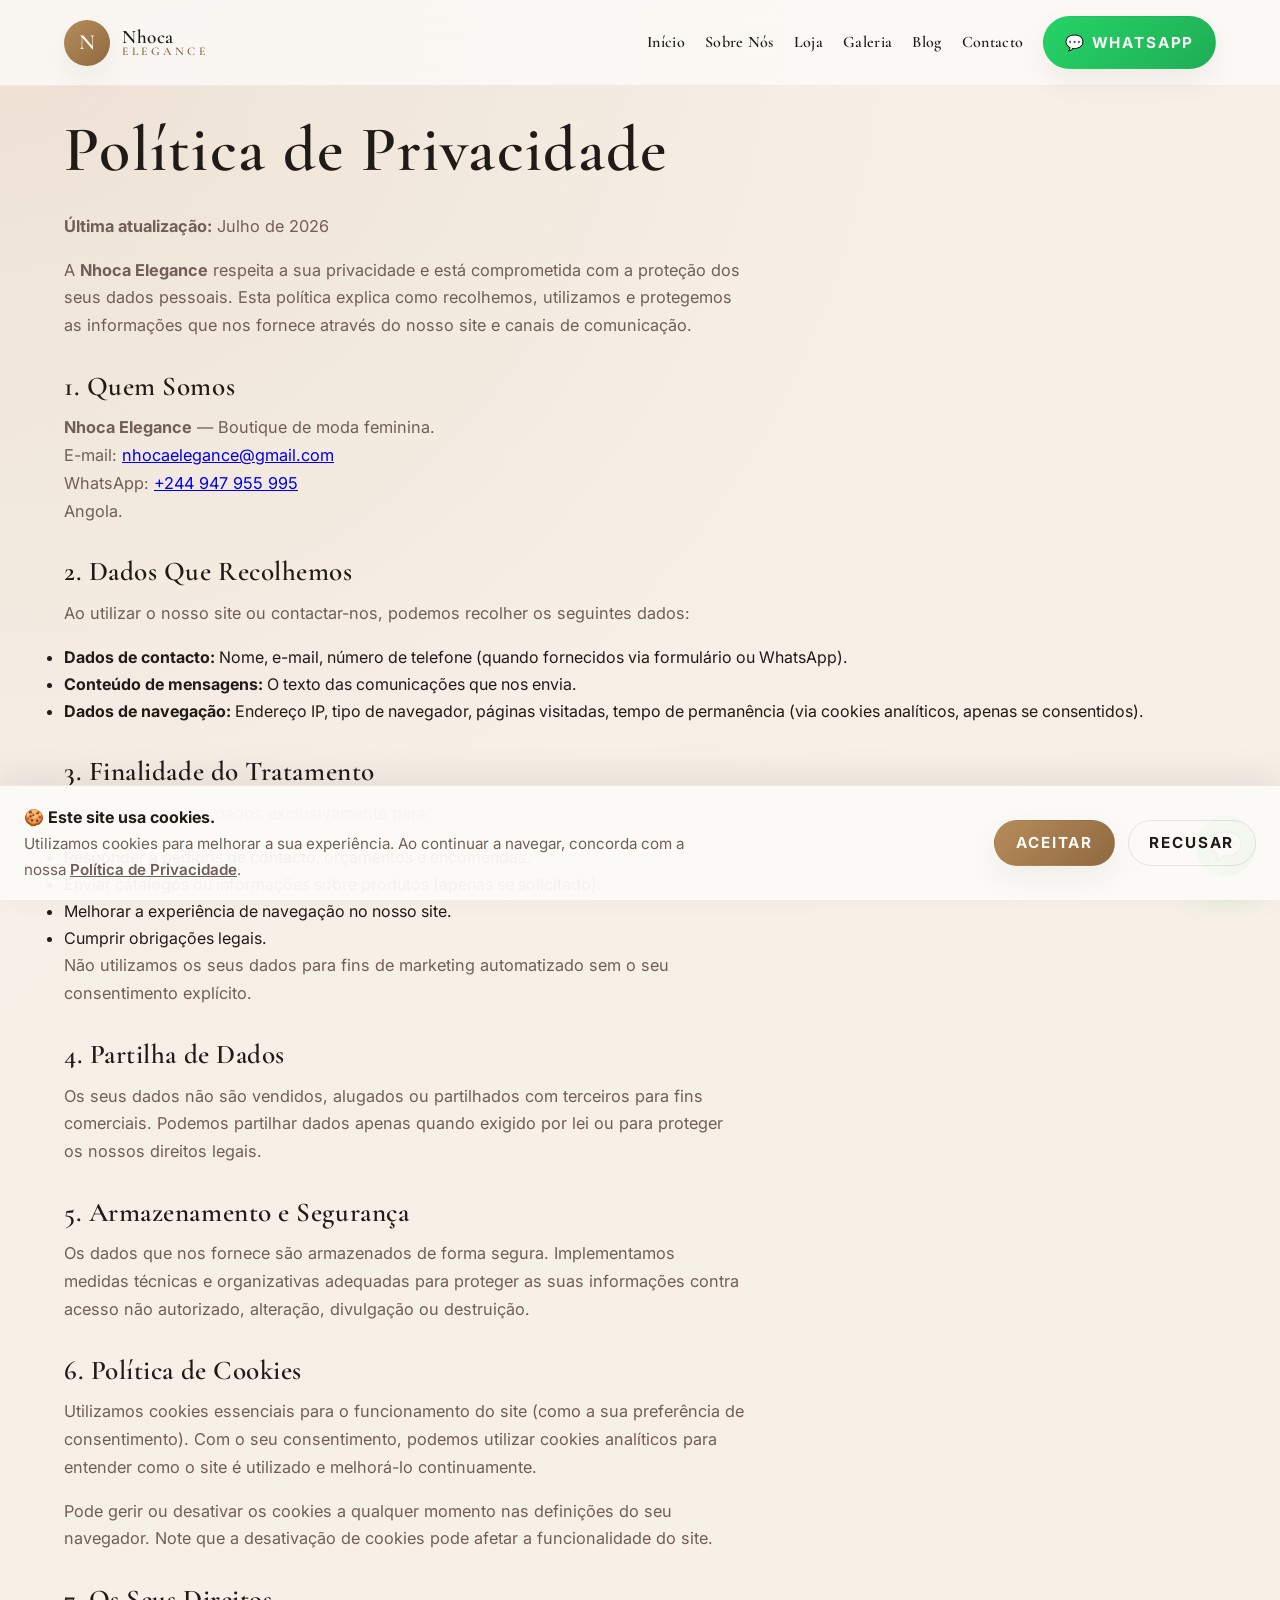
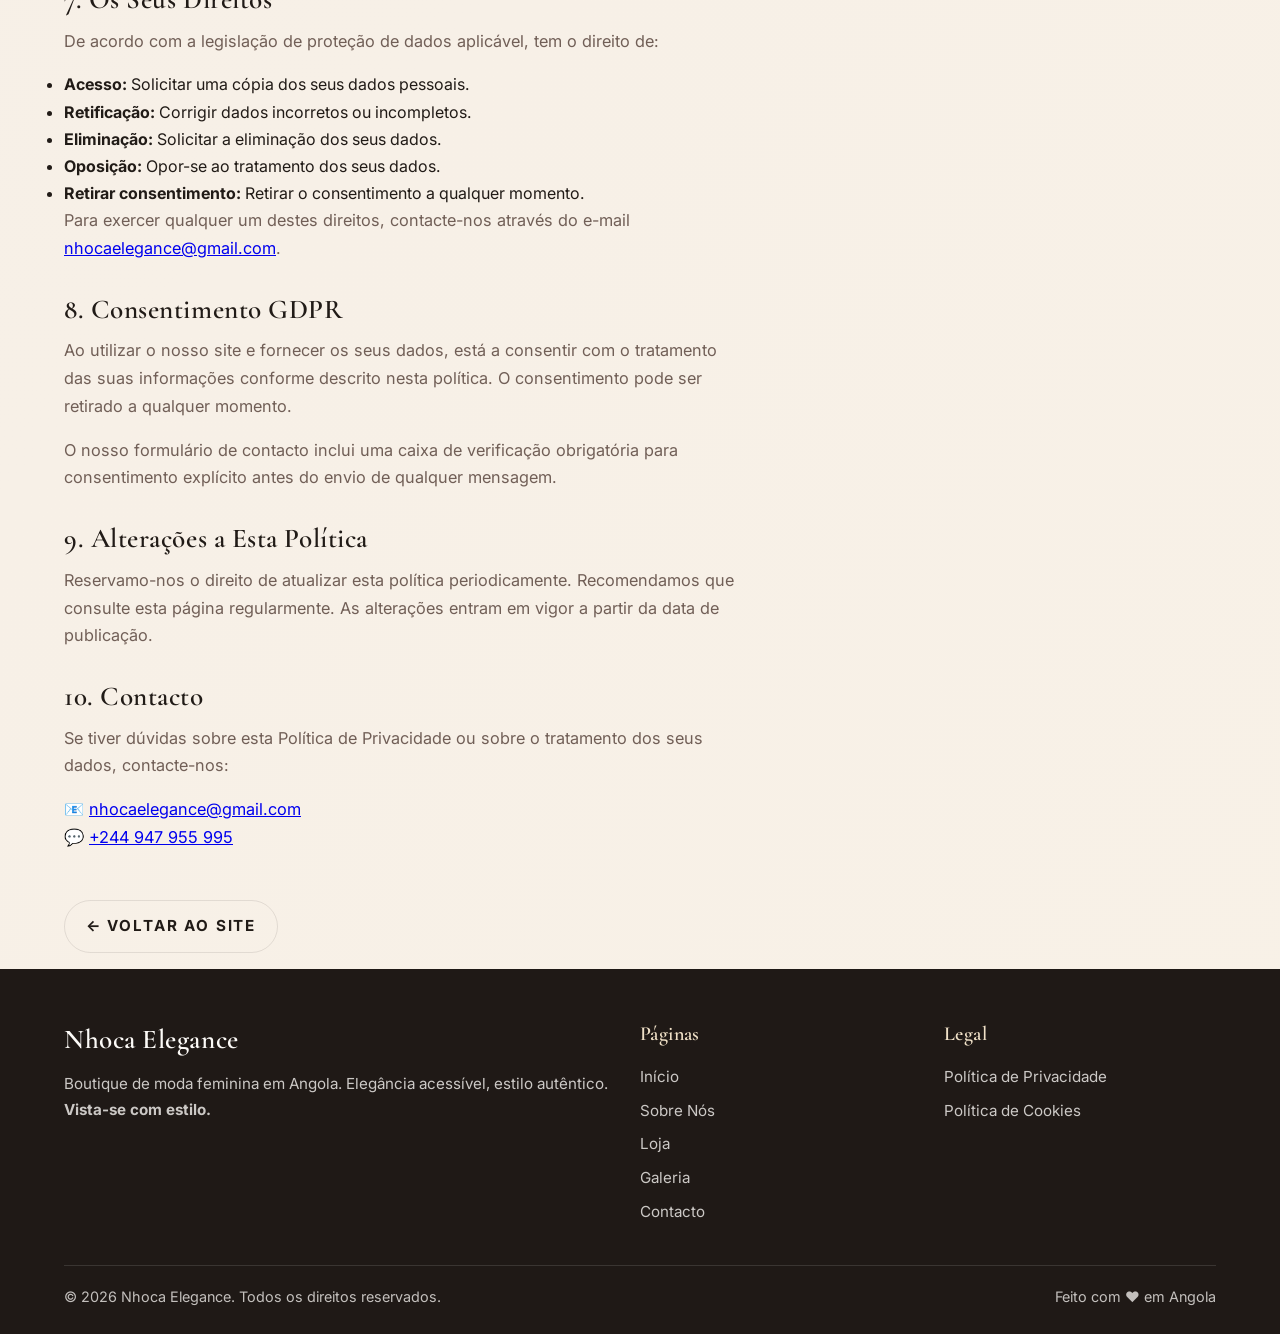
<file: privacy.html>
<!DOCTYPE html>
<html lang="pt-PT">
<head>
    <meta charset="UTF-8">
    <meta name="viewport" content="width=device-width, initial-scale=1.0">

    <title>Política de Privacidade — Nhoca Elegance</title>
    <meta name="description" content="Política de privacidade da Nhoca Elegance. Saiba como tratamos os seus dados pessoais de acordo com a legislação aplicável.">
    <meta name="robots" content="noindex, follow">

    <link rel="icon" type="image/svg+xml" href="assets/favicon.svg">
    <link rel="stylesheet" href="css/style.css">

</head>
<body>

    <!-- ===== HEADER ===== -->
    <header class="header" id="header">
        <div class="header__inner">
            <a href="index.html" class="logo" aria-label="Nhoca Elegance — Página Inicial">
                <div class="logo__icon">N</div>
                <div class="logo__text">
                    <span>Nhoca</span>
                    <span>Elegance</span>
                </div>
            </a>

            <button class="menu-toggle" id="menuToggle" aria-label="Abrir menu" aria-expanded="false">
                ☰
            </button>

            <nav class="nav" id="nav" role="navigation" aria-label="Navegação principal">
                <a href="index.html" class="nav-link">Início</a>
                <a href="index.html#about" class="nav-link">Sobre Nós</a>
                <a href="index.html#store" class="nav-link">Loja</a>
                <a href="index.html#portfolio" class="nav-link">Galeria</a>
                <a href="index.html#blog" class="nav-link">Blog</a>
                <a href="index.html#contact" class="nav-link">Contacto</a>
                <a href="https://wa.me/244947955995" class="btn btn--whatsapp" target="_blank" rel="noopener noreferrer">💬 WhatsApp</a>
            </nav>
        </div>
    </header>

    <!-- ===== PRIVACY CONTENT ===== -->
    <main class="privacy-section">
        <div class="container">
            <h1>Política de Privacidade</h1>
            <p><strong>Última atualização:</strong> Julho de 2026</p>

            <p>
                A <strong>Nhoca Elegance</strong> respeita a sua privacidade e está comprometida com a proteção 
                dos seus dados pessoais. Esta política explica como recolhemos, utilizamos e protegemos 
                as informações que nos fornece através do nosso site e canais de comunicação.
            </p>

            <h2>1. Quem Somos</h2>
            <p>
                <strong>Nhoca Elegance</strong> — Boutique de moda feminina.<br>
                E-mail: <a href="mailto:nhocaelegance@gmail.com">nhocaelegance@gmail.com</a><br>
                WhatsApp: <a href="https://wa.me/244947955995">+244 947 955 995</a><br>
                Angola.
            </p>

            <h2>2. Dados Que Recolhemos</h2>
            <p>Ao utilizar o nosso site ou contactar-nos, podemos recolher os seguintes dados:</p>
            <ul>
                <li><strong>Dados de contacto:</strong> Nome, e-mail, número de telefone (quando fornecidos via formulário ou WhatsApp).</li>
                <li><strong>Conteúdo de mensagens:</strong> O texto das comunicações que nos envia.</li>
                <li><strong>Dados de navegação:</strong> Endereço IP, tipo de navegador, páginas visitadas, tempo de permanência (via cookies analíticos, apenas se consentidos).</li>
            </ul>

            <h2>3. Finalidade do Tratamento</h2>
            <p>Utilizamos os seus dados exclusivamente para:</p>
            <ul>
                <li>Responder a pedidos de contacto, orçamentos e encomendas.</li>
                <li>Enviar catálogos ou informações sobre produtos (apenas se solicitado).</li>
                <li>Melhorar a experiência de navegação no nosso site.</li>
                <li>Cumprir obrigações legais.</li>
            </ul>
            <p>Não utilizamos os seus dados para fins de marketing automatizado sem o seu consentimento explícito.</p>

            <h2>4. Partilha de Dados</h2>
            <p>
                Os seus dados não são vendidos, alugados ou partilhados com terceiros para fins comerciais. 
                Podemos partilhar dados apenas quando exigido por lei ou para proteger os nossos direitos legais.
            </p>

            <h2>5. Armazenamento e Segurança</h2>
            <p>
                Os dados que nos fornece são armazenados de forma segura. Implementamos medidas técnicas 
                e organizativas adequadas para proteger as suas informações contra acesso não autorizado, 
                alteração, divulgação ou destruição.
            </p>

            <h2 id="cookies">6. Política de Cookies</h2>
            <p>
                Utilizamos cookies essenciais para o funcionamento do site (como a sua preferência de 
                consentimento). Com o seu consentimento, podemos utilizar cookies analíticos para entender 
                como o site é utilizado e melhorá-lo continuamente.
            </p>
            <p>
                Pode gerir ou desativar os cookies a qualquer momento nas definições do seu navegador. 
                Note que a desativação de cookies pode afetar a funcionalidade do site.
            </p>

            <h2>7. Os Seus Direitos</h2>
            <p>De acordo com a legislação de proteção de dados aplicável, tem o direito de:</p>
            <ul>
                <li><strong>Acesso:</strong> Solicitar uma cópia dos seus dados pessoais.</li>
                <li><strong>Retificação:</strong> Corrigir dados incorretos ou incompletos.</li>
                <li><strong>Eliminação:</strong> Solicitar a eliminação dos seus dados.</li>
                <li><strong>Oposição:</strong> Opor-se ao tratamento dos seus dados.</li>
                <li><strong>Retirar consentimento:</strong> Retirar o consentimento a qualquer momento.</li>
            </ul>
            <p>
                Para exercer qualquer um destes direitos, contacte-nos através do e-mail 
                <a href="mailto:nhocaelegance@gmail.com">nhocaelegance@gmail.com</a>.
            </p>

            <h2>8. Consentimento GDPR</h2>
            <p>
                Ao utilizar o nosso site e fornecer os seus dados, está a consentir com o tratamento 
                das suas informações conforme descrito nesta política. O consentimento pode ser retirado 
                a qualquer momento.
            </p>
            <p>
                O nosso formulário de contacto inclui uma caixa de verificação obrigatória para 
                consentimento explícito antes do envio de qualquer mensagem.
            </p>

            <h2>9. Alterações a Esta Política</h2>
            <p>
                Reservamo-nos o direito de atualizar esta política periodicamente. Recomendamos que 
                consulte esta página regularmente. As alterações entram em vigor a partir da data de 
                publicação.
            </p>

            <h2>10. Contacto</h2>
            <p>
                Se tiver dúvidas sobre esta Política de Privacidade ou sobre o tratamento dos seus dados, 
                contacte-nos:
            </p>
            <p>
                📧 <a href="mailto:nhocaelegance@gmail.com">nhocaelegance@gmail.com</a><br>
                💬 <a href="https://wa.me/244947955995">+244 947 955 995</a>
            </p>

            <p style="margin-top:3rem;">
                <a href="index.html" class="btn btn--outline">← Voltar ao Site</a>
            </p>
        </div>
    </main>

    <!-- ===== FOOTER ===== -->
    <footer class="footer" role="contentinfo">
        <div class="container">
            <div class="footer__grid">
                <div class="footer__brand">
                    <h3>Nhoca Elegance</h3>
                    <p>Boutique de moda feminina em Angola. Elegância acessível, estilo autêntico. <strong>Vista-se com estilo.</strong></p>
                </div>
                <div class="footer__links">
                    <h4>Páginas</h4>
                    <a href="index.html">Início</a>
                    <a href="index.html#about">Sobre Nós</a>
                    <a href="index.html#store">Loja</a>
                    <a href="index.html#portfolio">Galeria</a>
                    <a href="index.html#contact">Contacto</a>
                </div>
                <div class="footer__links">
                    <h4>Legal</h4>
                    <a href="privacy.html">Política de Privacidade</a>
                    <a href="privacy.html#cookies">Política de Cookies</a>
                </div>
            </div>
            <div class="footer__bottom">
                <span>© 2026 Nhoca Elegance. Todos os direitos reservados.</span>
                <span>Feito com ❤️ em Angola</span>
            </div>
        </div>
    </footer>

    <!-- ===== WHATSAPP FLOATING BUTTON ===== -->
    <a href="https://wa.me/244947955995" class="whatsapp-float" target="_blank" rel="noopener noreferrer" aria-label="Fale connosco no WhatsApp">
        💬
    </a>

    <!-- ===== COOKIE BANNER ===== -->
    <div class="cookie-banner" id="cookieBanner" role="dialog" aria-labelledby="cookieTitle" aria-hidden="true">
        <div>
            <strong id="cookieTitle">🍪 Este site usa cookies.</strong>
            <p>Utilizamos cookies para melhorar a sua experiência. Ao continuar a navegar, concorda com a nossa <a href="privacy.html" style="color:var(--terracotta);font-weight:600;">Política de Privacidade</a>.</p>
        </div>
        <div class="cookie-banner__btns">
            <button class="btn btn--primary" id="acceptCookies">Aceitar</button>
            <button class="btn btn--outline" id="rejectCookies">Recusar</button>
        </div>
    </div>

    <script src="js/main.js"></script>

</body>
</html>
</file>
<file: css/style.css>
/* ===== NHOCA ELEGANCE - PREMIUM EDITORIAL STYLE ===== */
@import url('https://fonts.googleapis.com/css2?family=Inter:wght@400;500;600;700;800&family=Cormorant+Garamond:wght@500;600;700&display=swap');

:root {
  --bg: #f6efe7;
  --surface: #fcfaf7;
  --surface-2: #f0e4d4;
  --text: #211b17;
  --muted: #715f57;
  --accent: #b68c5a;
  --accent-strong: #8f6940;
  --accent-soft: #efe0c7;
  --sage: #6d7a5f;
  --sage-soft: #e6ebdc;
  --success: #2f7d5e;
  --border: 1px;
  --radius: 24px;
  --shadow: 0 20px 45px rgba(33, 27, 23, 0.08);
  --shadow-sm: 0 12px 30px rgba(33, 27, 23, 0.06);
  --max-width: 1200px;
}

* {
  margin: 0;
  padding: 0;
  box-sizing: border-box;
}

html {
  scroll-behavior: smooth;
  font-size: 16px;
}

body {
  font-family: 'Inter', sans-serif;
  background:
    radial-gradient(circle at top left, rgba(182, 140, 90, 0.14), transparent 28%),
    linear-gradient(135deg, var(--bg) 0%, #f8f1e7 100%);
  color: var(--text);
  line-height: 1.7;
  overflow-x: hidden;
}

/* ===== TYPOGRAPHY ===== */
h1, h2, h3, h4, .logo, .btn, .nav-link {
  font-family: 'Cormorant Garamond', serif;
  font-weight: 600;
  letter-spacing: 0.02em;
}

h1 {
  font-size: clamp(2.6rem, 5vw, 4.4rem);
  line-height: 0.95;
}

h2 {
  font-size: clamp(1.9rem, 3.2vw, 2.8rem);
  line-height: 1.1;
}

h3 {
  font-size: clamp(1.3rem, 2.2vw, 1.7rem);
}

h4 {
  font-size: clamp(1.05rem, 1.8vw, 1.25rem);
}

p {
  font-size: 1.02rem;
  max-width: 68ch;
  color: var(--muted);
}

/* ===== UTILITIES ===== */
.container {
  width: 100%;
  max-width: var(--max-width);
  margin: 0 auto;
  padding: 0 1.5rem;
}

.section {
  padding: 6rem 0;
  position: relative;
}

.section-label {
  display: inline-flex;
  align-items: center;
  gap: 0.45rem;
  background: rgba(182, 140, 90, 0.16);
  color: var(--accent-strong);
  padding: 0.45rem 0.95rem;
  font-size: 0.82rem;
  font-weight: 700;
  letter-spacing: 0.2em;
  text-transform: uppercase;
  border: var(--border) solid rgba(182, 140, 90, 0.25);
  border-radius: 999px;
  margin-bottom: 1rem;
}

/* ===== HEADER ===== */
.header {
  position: fixed;
  top: 0;
  left: 0;
  right: 0;
  z-index: 1000;
  background: rgba(252, 250, 247, 0.86);
  backdrop-filter: blur(16px);
  border-bottom: 1px solid rgba(33, 27, 23, 0.06);
  transition: transform 0.3s ease, box-shadow 0.3s ease;
}

.header--hidden {
  transform: translateY(-100%);
}

.header__inner {
  display: flex;
  align-items: center;
  justify-content: space-between;
  padding: 1rem 1.5rem;
  max-width: var(--max-width);
  margin: 0 auto;
}

.logo {
  display: flex;
  align-items: center;
  gap: 0.75rem;
  text-decoration: none;
  color: var(--text);
  font-size: 1.6rem;
}

.logo__icon {
  width: 46px;
  height: 46px;
  background: linear-gradient(135deg, var(--accent) 0%, var(--accent-strong) 100%);
  border-radius: 50%;
  display: flex;
  align-items: center;
  justify-content: center;
  font-size: 1.35rem;
  color: var(--surface);
  box-shadow: var(--shadow-sm);
}

.logo__text {
  display: flex;
  flex-direction: column;
  line-height: 0.95;
}

.logo__text span:first-child {
  font-size: 1.2rem;
}

.logo__text span:last-child {
  font-size: 0.74rem;
  color: var(--accent-strong);
  letter-spacing: 0.3em;
  text-transform: uppercase;
}

.nav {
  display: flex;
  align-items: center;
  gap: 1.25rem;
}

.nav-link {
  color: var(--text);
  text-decoration: none;
  font-size: 1rem;
  font-weight: 600;
  position: relative;
  transition: color 0.2s ease;
}

.nav-link:hover {
  color: var(--accent-strong);
}

.nav-link::after {
  content: '';
  position: absolute;
  left: 0;
  bottom: -4px;
  width: 100%;
  height: 2px;
  background: var(--accent);
  transform: scaleX(0);
  transform-origin: left;
  transition: transform 0.2s ease;
}

.nav-link:hover::after {
  transform: scaleX(1);
}

.btn {
  display: inline-flex;
  align-items: center;
  justify-content: center;
  padding: 0.8rem 1.3rem;
  font-family: 'Inter', sans-serif;
  font-size: 0.95rem;
  font-weight: 700;
  text-transform: uppercase;
  text-decoration: none;
  letter-spacing: 0.12em;
  border: 1px solid rgba(33, 27, 23, 0.1);
  border-radius: 999px;
  cursor: pointer;
  transition: transform 0.2s ease, box-shadow 0.2s ease, background 0.2s ease;
  color: var(--text);
  background: var(--surface);
  box-shadow: var(--shadow-sm);
}

.btn:hover {
  transform: translateY(-2px);
  box-shadow: 0 12px 28px rgba(33,27,23,0.1);
}

.btn--primary {
  background: linear-gradient(135deg, var(--accent) 0%, var(--accent-strong) 100%);
  color: var(--surface);
  border-color: transparent;
}

.btn--secondary {
  background: var(--sage);
  color: var(--surface);
}

.btn--whatsapp {
  background: linear-gradient(135deg, #25D366 0%, #1fae56 100%);
  color: var(--surface);
  border-color: transparent;
}

.btn--outline {
  background: transparent;
  box-shadow: none;
}

.menu-toggle {
  display: none;
  background: var(--surface);
  border: 1px solid rgba(33,27,23,0.08);
  border-radius: 50%;
  font-size: 1.25rem;
  cursor: pointer;
  padding: 0.7rem;
  color: var(--text);
  box-shadow: var(--shadow-sm);
}

/* ===== HERO ===== */
.hero {
  min-height: 100vh;
  display: flex;
  align-items: center;
  padding-top: 110px;
  position: relative;
  overflow: hidden;
  background:
    radial-gradient(circle at 85% 20%, rgba(182, 140, 90, 0.16), transparent 26%),
    linear-gradient(135deg, rgba(252,250,247,0.98) 0%, rgba(246,239,231,0.95) 100%);
}

.hero__bg-pattern {
  position: absolute;
  inset: 0;
  background:
    linear-gradient(120deg, transparent 0%, transparent 55%, rgba(182,140,90,0.08) 55%, rgba(182,140,90,0.08) 60%, transparent 60%),
    repeating-linear-gradient(90deg, rgba(33,27,23,0.02) 0 1px, transparent 1px 64px);
  pointer-events: none;
}

.hero__content {
  position: relative;
  z-index: 2;
  max-width: 760px;
  padding: 3rem 0 4rem;
}

.hero__badge {
  display: inline-flex;
  align-items: center;
  padding: 0.5rem 0.95rem;
  margin-bottom: 1.2rem;
  border-radius: 999px;
  background: var(--accent-soft);
  color: var(--accent-strong);
  font-size: 0.84rem;
  font-weight: 700;
  text-transform: uppercase;
  letter-spacing: 0.2em;
}

.hero__title {
  margin-bottom: 1rem;
  color: var(--text);
}

.hero__title em {
  font-style: normal;
  color: var(--accent-strong);
}

.hero__subtitle {
  font-size: 1.08rem;
  line-height: 1.8;
  margin-bottom: 2rem;
  color: var(--muted);
}

.hero__cta-group {
  display: flex;
  gap: 1rem;
  flex-wrap: wrap;
}

/* ===== FEATURES STRIP ===== */
.features-strip {
  display: grid;
  grid-template-columns: repeat(3, 1fr);
  gap: 1.25rem;
  padding-top: 1rem;
}

.feature-item {
  text-align: center;
  padding: 2rem 1.25rem;
  background: rgba(252,250,247,0.9);
  border: 1px solid rgba(33,27,23,0.07);
  border-radius: var(--radius);
  box-shadow: var(--shadow-sm);
  transition: transform 0.2s ease, box-shadow 0.2s ease;
}

.feature-item:hover {
  transform: translateY(-3px);
  box-shadow: var(--shadow);
}

.feature-item__icon {
  font-size: 2rem;
  margin-bottom: 0.7rem;
}

.feature-item h3 {
  margin-bottom: 0.45rem;
  color: var(--text);
}

.feature-item p {
  font-size: 0.95rem;
  margin: 0 auto;
}

/* ===== ABOUT ===== */
.about {
  background: transparent;
}

.about__grid {
  display: grid;
  grid-template-columns: 0.95fr 1.05fr;
  gap: 3rem;
  align-items: center;
}

.about__image {
  aspect-ratio: 1;
  background: linear-gradient(135deg, var(--accent-soft) 0%, #f8ebdc 100%);
  border: 1px solid rgba(33,27,23,0.08);
  border-radius: 32px;
  box-shadow: var(--shadow);
  position: relative;
  overflow: hidden;
}

.about__image img {
  width: 100%;
  height: 100%;
  object-fit: cover;
  display: block;
}

.about__image::after {
  content: '';
  position: absolute;
  inset: 14px;
  border: 1px solid rgba(33,27,23,0.08);
  border-radius: 24px;
  z-index: -1;
  background: linear-gradient(135deg, rgba(182,140,90,0.15), transparent 60%);
}

.about__content h2 {
  margin-bottom: 1rem;
  color: var(--text);
}

.about__content p {
  margin-bottom: 1.1rem;
}

/* ===== STORE ===== */
.store {
  background: rgba(252,250,247,0.78);
  border-top: 1px solid rgba(33,27,23,0.06);
  border-bottom: 1px solid rgba(33,27,23,0.06);
}

.store__grid {
  display: grid;
  grid-template-columns: repeat(3, 1fr);
  gap: 1.25rem;
  margin-top: 2rem;
}

.product-card {
  background: var(--surface);
  border: 1px solid rgba(33,27,23,0.07);
  border-radius: 24px;
  overflow: hidden;
  box-shadow: var(--shadow-sm);
  transition: transform 0.2s ease, box-shadow 0.2s ease;
}

.product-card:hover {
  transform: translateY(-4px);
  box-shadow: var(--shadow);
}

.product-card__image {
  aspect-ratio: 4/3;
  display: flex;
  align-items: center;
  justify-content: center;
  border-bottom: 1px solid rgba(33,27,23,0.06);
  overflow: hidden;
}

.product-card__image img {
  width: 100%;
  height: 100%;
  object-fit: cover;
  display: block;
}

.product-card__image--dresses { background: linear-gradient(135deg, #f2dfe8 0%, #ead9dc 100%); }
.product-card__image--blouses { background: linear-gradient(135deg, #dfe9da 0%, #eef3e4 100%); }
.product-card__image--pants { background: linear-gradient(135deg, #f3e6d3 0%, #efe2cf 100%); }
.product-card__image--accessories { background: linear-gradient(135deg, #f6e2bf 0%, #f3ddbb 100%); }
.product-card__image--skirts { background: linear-gradient(135deg, #e7daf8 0%, #eee3fe 100%); }
.product-card__image--sets { background: linear-gradient(135deg, #f6dfe4 0%, #f8e3e8 100%); }

.product-card__info {
  padding: 1.2rem 1.2rem 1.35rem;
}

.product-card__info h4 {
  margin-bottom: 0.35rem;
  color: var(--text);
}

.product-card__info .price-range {
  display: inline-block;
  margin-top: 0.5rem;
  font-size: 0.9rem;
  font-weight: 600;
  color: var(--accent-strong);
}

/* ===== PORTFOLIO ===== */
.portfolio {
  background: transparent;
}

.portfolio__grid {
  display: grid;
  grid-template-columns: repeat(4, 1fr);
  gap: 1rem;
  margin-top: 2rem;
}

.portfolio-item {
  aspect-ratio: 1;
  border: 1px solid rgba(33,27,23,0.07);
  border-radius: 22px;
  box-shadow: var(--shadow-sm);
  background-size: cover;
  background-position: center;
  transition: transform 0.2s ease, box-shadow 0.2s ease;
}

.portfolio-item:hover {
  transform: translateY(-3px);
  box-shadow: var(--shadow);
}

.portfolio-item:nth-child(odd) { background: linear-gradient(135deg, #f4dde7 0%, #f9e8ee 100%); }
.portfolio-item:nth-child(even) { background: linear-gradient(135deg, #f7e4c2 0%, #f9eacd 100%); }

/* ===== BLOG ===== */
.blog {
  background: rgba(252,250,247,0.82);
  border-top: 1px solid rgba(33,27,23,0.06);
}

.blog__grid {
  display: grid;
  grid-template-columns: repeat(3, 1fr);
  gap: 1.25rem;
  margin-top: 2rem;
}

.blog-card {
  background: var(--surface);
  border: 1px solid rgba(33,27,23,0.07);
  border-radius: 24px;
  overflow: hidden;
  box-shadow: var(--shadow-sm);
  transition: transform 0.2s ease, box-shadow 0.2s ease;
}

.blog-card:hover {
  transform: translateY(-4px);
  box-shadow: var(--shadow);
}

.blog-card__image {
  aspect-ratio: 16/10;
  display: flex;
  align-items: center;
  justify-content: center;
  border-bottom: 1px solid rgba(33,27,23,0.06);
  background: linear-gradient(135deg, var(--surface-2) 0%, #f8efe3 100%);
  overflow: hidden;
}

.blog-card__image img {
  width: 100%;
  height: 100%;
  object-fit: cover;
  display: block;
}

.blog-card__content {
  padding: 1.2rem;
}

.blog-card__date {
  font-size: 0.82rem;
  color: var(--accent-strong);
  font-weight: 700;
  text-transform: uppercase;
  letter-spacing: 0.18em;
  margin-bottom: 0.5rem;
}

.blog-card__content h4 {
  margin-bottom: 0.45rem;
  color: var(--text);
}

.blog-card__link {
  font-weight: 700;
  color: var(--accent-strong);
  text-decoration: none;
}

/* ===== CONTACT ===== */
.contact {
  background: transparent;
}

.contact__grid {
  display: grid;
  grid-template-columns: 1fr 1fr;
  gap: 2.2rem;
  margin-top: 2rem;
}

.contact__info {
  display: flex;
  flex-direction: column;
  gap: 1rem;
}

.contact__card {
  background: rgba(252,250,247,0.92);
  padding: 1.35rem;
  border: 1px solid rgba(33,27,23,0.07);
  border-radius: 20px;
  box-shadow: var(--shadow-sm);
}

.contact__card h4 {
  margin-bottom: 0.4rem;
  color: var(--text);
}

.contact__card a {
  color: var(--accent-strong);
  text-decoration: none;
  font-weight: 600;
}

.contact__card a:hover {
  text-decoration: underline;
}

.contact__card--whatsapp { border-left: 3px solid #25D366; }
.contact__card--email { border-left: 3px solid var(--accent); }
.contact__card--social { border-left: 3px solid var(--sage); }

.social-links {
  display: flex;
  gap: 0.8rem;
  margin-top: 0.7rem;
}

.social-link {
  display: flex;
  align-items: center;
  justify-content: center;
  width: 44px;
  height: 44px;
  background: var(--surface);
  border: 1px solid rgba(33,27,23,0.08);
  border-radius: 50%;
  box-shadow: var(--shadow-sm);
  font-size: 1.05rem;
  text-decoration: none;
  color: var(--text);
  transition: transform 0.2s ease;
}

.social-link:hover {
  transform: translateY(-2px);
}

/* ===== FORM ===== */
.form {
  background: rgba(252,250,247,0.95);
  padding: 2rem;
  border: 1px solid rgba(33,27,23,0.07);
  border-radius: 24px;
  box-shadow: var(--shadow);
}

.form__group {
  margin-bottom: 1.1rem;
}

.form__label {
  display: block;
  font-weight: 700;
  font-size: 0.95rem;
  margin-bottom: 0.35rem;
  color: var(--text);
}

.form__input,
.form__textarea {
  width: 100%;
  padding: 0.85rem 1rem;
  font-family: 'Inter', sans-serif;
  font-size: 1rem;
  border: 1px solid rgba(33,27,23,0.1);
  border-radius: 14px;
  background: var(--surface);
  color: var(--text);
  transition: border-color 0.2s ease, box-shadow 0.2s ease;
}

.form__input:focus,
.form__textarea:focus {
  outline: none;
  border-color: var(--accent);
  box-shadow: 0 0 0 4px rgba(182, 140, 90, 0.15);
}

.form__textarea {
  min-height: 140px;
  resize: vertical;
}

.form__submit {
  width: 100%;
  padding: 0.95rem;
  font-family: 'Inter', sans-serif;
  font-size: 1rem;
  font-weight: 700;
  letter-spacing: 0.15em;
  text-transform: uppercase;
  background: linear-gradient(135deg, var(--accent) 0%, var(--accent-strong) 100%);
  color: var(--surface);
  border: none;
  border-radius: 999px;
  cursor: pointer;
  transition: transform 0.2s ease, box-shadow 0.2s ease;
  box-shadow: var(--shadow-sm);
}

.form__submit:hover {
  transform: translateY(-2px);
  box-shadow: var(--shadow);
}

.form__success {
  display: none;
  text-align: center;
  padding: 2rem;
  border: 1px solid rgba(33,27,23,0.07);
  border-radius: 24px;
  box-shadow: var(--shadow);
  background: linear-gradient(135deg, var(--sage) 0%, #7f906a 100%);
  color: var(--surface);
}

.form__success.show {
  display: block;
}

/* ===== FOOTER ===== */
.footer {
  background: #1f1916;
  color: var(--surface);
  padding: 3rem 0 1.5rem;
}

.footer__grid {
  display: grid;
  grid-template-columns: 2fr 1fr 1fr;
  gap: 2rem;
  margin-bottom: 2rem;
}

.footer__brand h3 {
  color: var(--surface);
  margin-bottom: 0.5rem;
}

.footer__brand p {
  color: rgba(252,250,247,0.78);
  font-size: 0.95rem;
}

.footer__links h4 {
  color: var(--accent-soft);
  margin-bottom: 0.8rem;
}

.footer__links a {
  display: block;
  color: rgba(252,250,247,0.78);
  text-decoration: none;
  margin-bottom: 0.5rem;
  font-size: 0.95rem;
  transition: color 0.2s ease;
}

.footer__links a:hover {
  color: var(--surface);
}

.footer__bottom {
  border-top: 1px solid rgba(255,255,255,0.12);
  padding-top: 1.2rem;
  display: flex;
  justify-content: space-between;
  align-items: center;
  flex-wrap: wrap;
  gap: 1rem;
  font-size: 0.9rem;
  color: rgba(252,250,247,0.74);
}

.footer__bottom a {
  color: var(--surface);
  text-decoration: none;
}

.footer__bottom a:hover {
  text-decoration: underline;
}

/* ===== COOKIE BANNER ===== */
.cookie-banner {
  position: fixed;
  bottom: 0;
  left: 0;
  right: 0;
  z-index: 9999;
  background: rgba(252,250,247,0.96);
  border-top: 1px solid rgba(33,27,23,0.08);
  box-shadow: 0 -10px 30px rgba(33,27,23,0.08);
  padding: 1.1rem 1.5rem;
  display: flex;
  align-items: center;
  justify-content: space-between;
  gap: 1rem;
  flex-wrap: wrap;
  display: none;
}

.cookie-banner.show {
  display: flex;
}

.cookie-banner p {
  font-size: 0.95rem;
  max-width: 700px;
}

.cookie-banner__btns {
  display: flex;
  gap: 0.8rem;
}

/* ===== PRIVACY PAGE ===== */
.privacy-section {
  padding-top: 120px;
  min-height: 100vh;
}

.privacy-section h1 {
  margin-bottom: 2rem;
}

.privacy-section h2 {
  margin: 2rem 0 0.8rem;
  font-size: 1.7rem;
}

.privacy-section p {
  margin-bottom: 1rem;
}

/* ===== WHATSAPP FLOAT ===== */
.whatsapp-float {
  position: fixed;
  bottom: 24px;
  right: 24px;
  z-index: 900;
  width: 60px;
  height: 60px;
  background: linear-gradient(135deg, #25D366 0%, #1fae56 100%);
  border-radius: 50%;
  display: flex;
  align-items: center;
  justify-content: center;
  font-size: 1.7rem;
  color: var(--surface);
  text-decoration: none;
  box-shadow: 0 16px 35px rgba(37, 211, 102, 0.28);
  transition: transform 0.2s ease;
  animation: float 2.4s ease-in-out infinite;
}

.whatsapp-float:hover {
  transform: scale(1.06);
}

@keyframes float {
  0%, 100% { transform: translateY(0); }
  50% { transform: translateY(-6px); }
}

/* ===== VALIDATION ===== */
.form__error {
  color: #c7523f;
  font-size: 0.84rem;
  margin-top: 0.3rem;
  display: none;
}

.form__error.show {
  display: block;
}

/* ===== RESPONSIVE ===== */
@media (max-width: 1024px) {
  .portfolio__grid {
    grid-template-columns: repeat(3, 1fr);
  }
}

@media (max-width: 768px) {
  .nav {
    position: fixed;
    top: 86px;
    left: 0;
    right: 0;
    background: rgba(252,250,247,0.97);
    flex-direction: column;
    padding: 1.2rem 1.5rem 1.5rem;
    border-bottom: 1px solid rgba(33,27,23,0.06);
    box-shadow: 0 20px 35px rgba(33,27,23,0.08);
    display: none;
  }

  .nav.open {
    display: flex;
  }

  .menu-toggle {
    display: block;
  }

  .about__grid,
  .contact__grid {
    grid-template-columns: 1fr;
  }

  .store__grid,
  .blog__grid {
    grid-template-columns: 1fr 1fr;
  }

  .features-strip {
    grid-template-columns: 1fr;
  }

  .portfolio__grid {
    grid-template-columns: repeat(2, 1fr);
  }

  .footer__grid {
    grid-template-columns: 1fr;
  }

  .hero__bg-pattern {
    display: none;
  }

  .hero {
    min-height: auto;
    padding: 120px 0 4rem;
  }

  .cookie-banner {
    flex-direction: column;
    text-align: center;
  }

  .whatsapp-float {
    bottom: 16px;
    right: 16px;
    width: 52px;
    height: 52px;
    font-size: 1.4rem;
  }
}

@media (max-width: 480px) {
  .store__grid,
  .blog__grid,
  .portfolio__grid {
    grid-template-columns: 1fr;
  }

  .hero__cta-group {
    flex-direction: column;
  }

  .form {
    padding: 1.25rem;
  }
}
</file>
